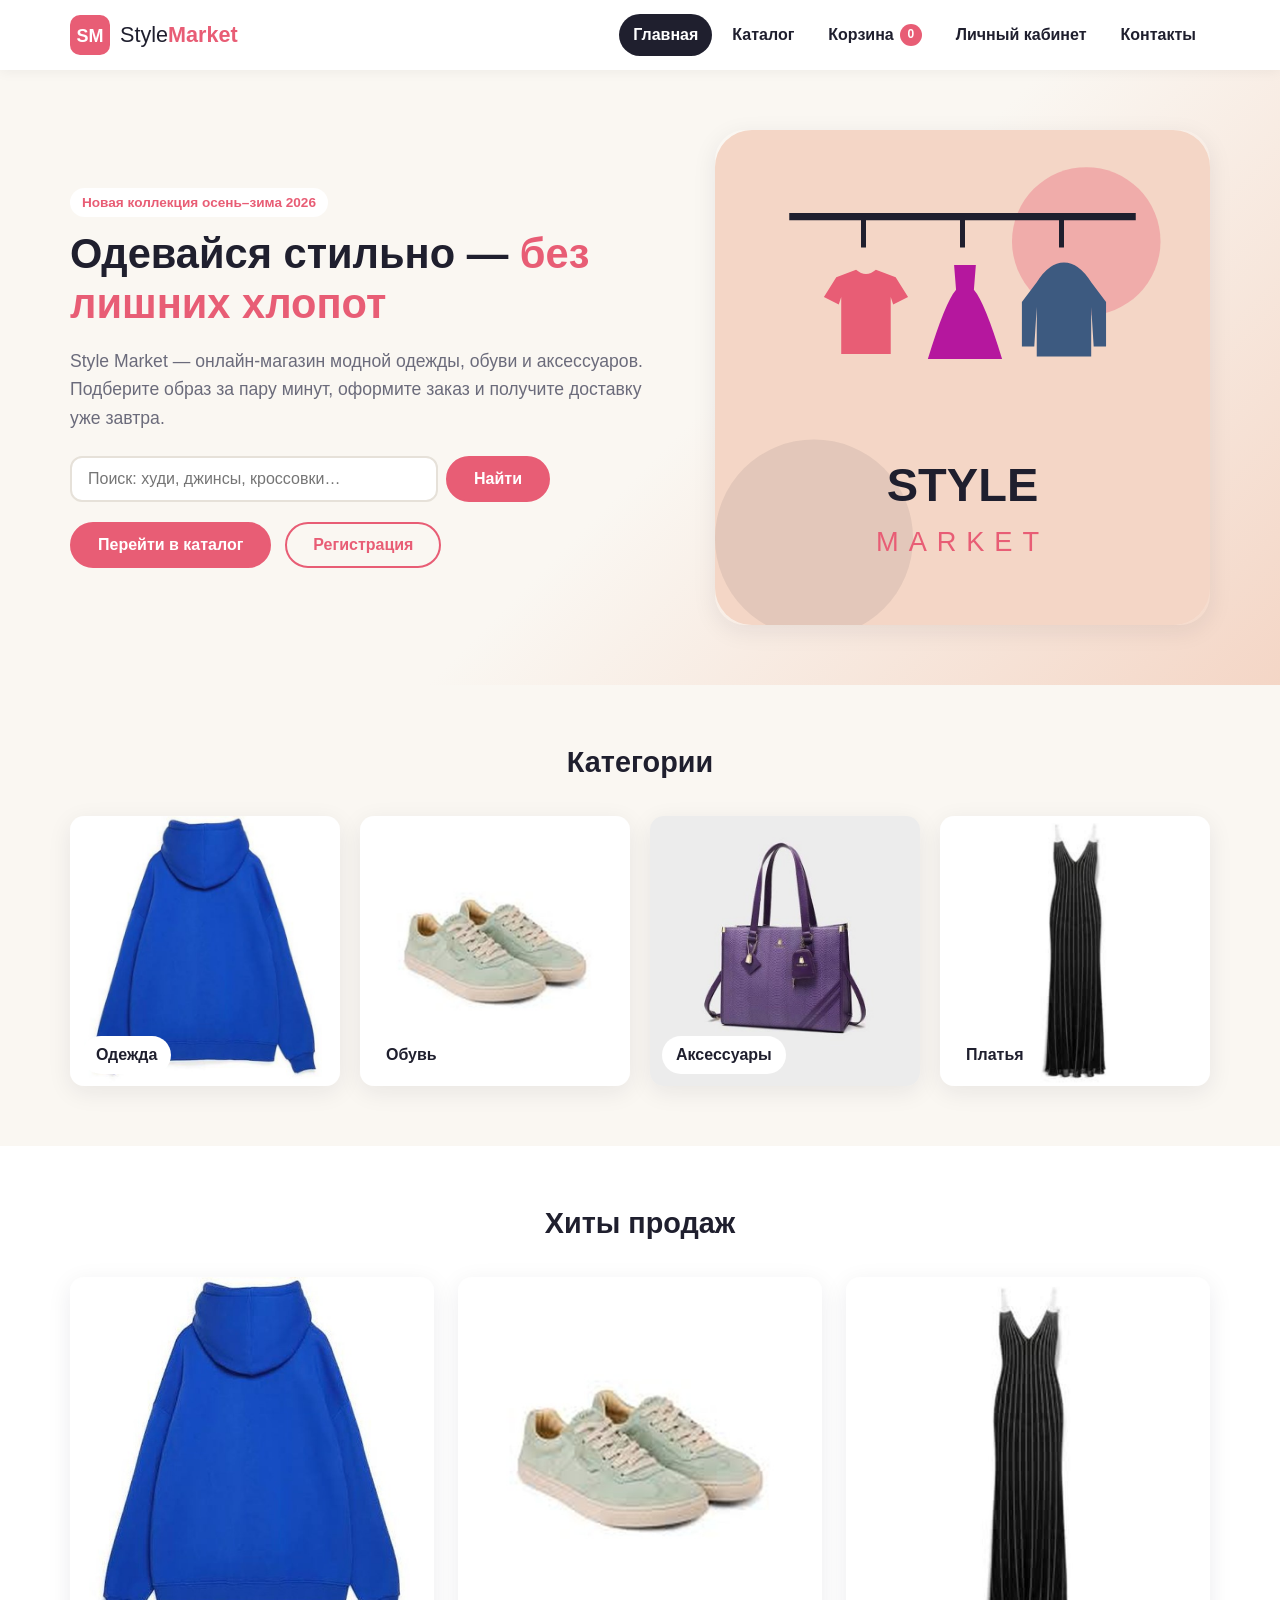
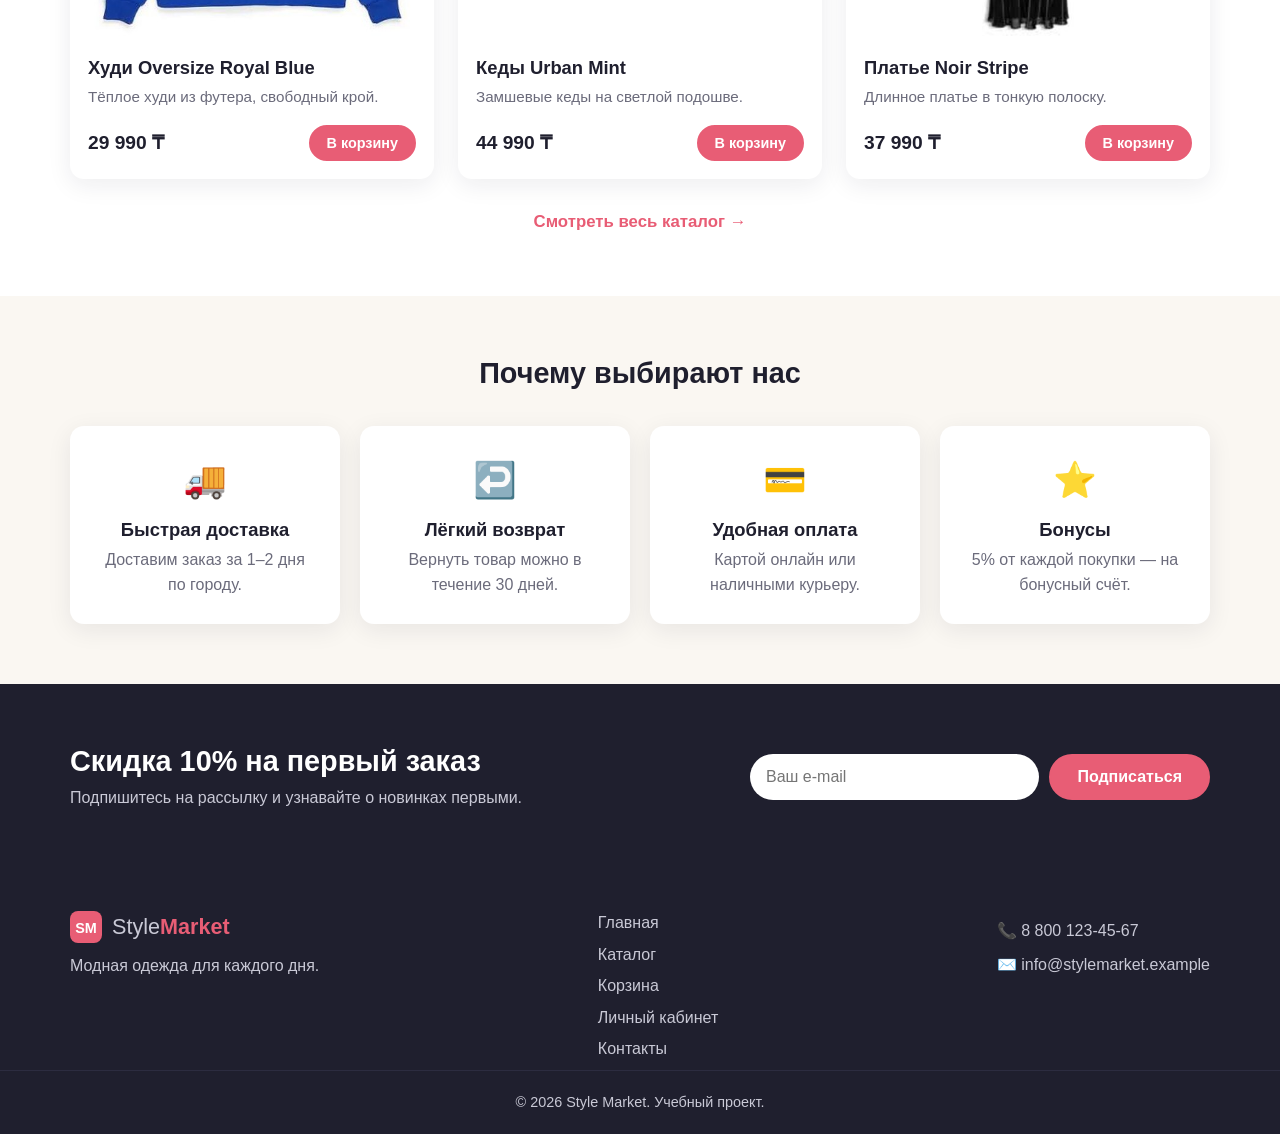
<file: style-market/index.html>
<!DOCTYPE html>
<html lang="ru">
<head>
  <meta charset="UTF-8">
  <meta name="viewport" content="width=device-width, initial-scale=1.0">
  <meta name="description" content="Style Market — интернет-магазин модной одежды, обуви и аксессуаров">
  <title>Style Market — Главная</title>
  <link rel="icon" href="images/logo.svg" type="image/svg+xml">
  <link rel="stylesheet" href="style.css">
</head>
<body>
  <!-- ШАПКА САЙТА -->
  <header class="header">
    <div class="container header__inner">
      <a href="index.html" class="logo">
        <img src="images/logo.svg" alt="Логотип Style Market" width="40" height="40">
        <span>Style<b>Market</b></span>
      </a>
      <button class="burger" id="burger" aria-label="Открыть меню" aria-expanded="false">
        <span></span><span></span><span></span>
      </button>
      <nav class="nav" id="nav">
        <ul class="nav__list">
          <li><a href="index.html" class="nav__link active">Главная</a></li>
          <li><a href="catalog.html" class="nav__link">Каталог</a></li>
          <li><a href="cart.html" class="nav__link">Корзина <span class="cart-count">0</span></a></li>
          <li><a href="account.html" class="nav__link">Личный кабинет</a></li>
          <li><a href="contacts.html" class="nav__link">Контакты</a></li>
        </ul>
      </nav>
    </div>
  </header>

  <main>
    <!-- ГЛАВНЫЙ БАННЕР -->
    <section class="hero">
      <div class="container hero__inner">
        <div class="hero__text">
          <p class="tag">Новая коллекция осень–зима 2026</p>
          <h1>Одевайся стильно — <span class="accent">без лишних хлопот</span></h1>
          <p class="hero__desc">Style Market — онлайн-магазин модной одежды, обуви и аксессуаров. Подберите образ за пару минут, оформите заказ и получите доставку уже завтра.</p>
          <form class="search" action="catalog.html" method="get" role="search">
            <input type="search" name="q" placeholder="Поиск: худи, джинсы, кроссовки…" aria-label="Поиск по каталогу">
            <button type="submit" class="btn">Найти</button>
          </form>
          <div class="hero__buttons">
            <a href="catalog.html" class="btn">Перейти в каталог</a>
            <a href="account.html" class="btn btn--outline">Регистрация</a>
          </div>
        </div>
        <div class="hero__image">
          <img src="images/hero.svg" alt="Коллекция одежды Style Market">
        </div>
      </div>
    </section>

    <!-- КАТЕГОРИИ -->
    <section class="section">
      <div class="container">
        <h2 class="section__title">Категории</h2>
        <div class="categories">
          <a href="catalog.html?cat=Одежда" class="category">
            <img src="images/hoodie.jpg" alt="Одежда">
            <span>Одежда</span>
          </a>
          <a href="catalog.html?cat=Обувь" class="category">
            <img src="images/sneakers.jpg" alt="Обувь">
            <span>Обувь</span>
          </a>
          <a href="catalog.html?cat=Аксессуары" class="category">
            <img src="images/bag.jpg" alt="Аксессуары">
            <span>Аксессуары</span>
          </a>
          <a href="catalog.html?cat=Платья" class="category">
            <img src="images/dress.jpg" alt="Платья">
            <span>Платья</span>
          </a>
        </div>
      </div>
    </section>

    <!-- ХИТЫ ПРОДАЖ -->
    <section class="section section--light">
      <div class="container">
        <h2 class="section__title">Хиты продаж</h2>
        <div class="products products--hits">
          <article class="card">
            <img src="images/hoodie.jpg" alt="Худи Oversize Royal Blue" class="card__img">
            <div class="card__body">
              <h3 class="card__title">Худи Oversize Royal Blue</h3>
              <p class="card__text">Тёплое худи из футера, свободный крой.</p>
              <div class="card__footer">
                <span class="price">29 990 ₸</span>
                <button class="btn btn--small" data-add="2">В корзину</button>
              </div>
            </div>
          </article>
          <article class="card">
            <img src="images/sneakers.jpg" alt="Кеды Urban Mint" class="card__img">
            <div class="card__body">
              <h3 class="card__title">Кеды Urban Mint</h3>
              <p class="card__text">Замшевые кеды на светлой подошве.</p>
              <div class="card__footer">
                <span class="price">44 990 ₸</span>
                <button class="btn btn--small" data-add="5">В корзину</button>
              </div>
            </div>
          </article>
          <article class="card">
            <img src="images/dress.jpg" alt="Платье Noir Stripe" class="card__img">
            <div class="card__body">
              <h3 class="card__title">Платье Noir Stripe</h3>
              <p class="card__text">Длинное платье в тонкую полоску.</p>
              <div class="card__footer">
                <span class="price">37 990 ₸</span>
                <button class="btn btn--small" data-add="4">В корзину</button>
              </div>
            </div>
          </article>
        </div>
        <p class="center"><a href="catalog.html" class="link-more">Смотреть весь каталог →</a></p>
      </div>
    </section>

    <!-- ПРЕИМУЩЕСТВА -->
    <section class="section">
      <div class="container">
        <h2 class="section__title">Почему выбирают нас</h2>
        <ul class="features">
          <li class="feature"><span class="feature__icon">🚚</span><h3>Быстрая доставка</h3><p>Доставим заказ за 1–2 дня по городу.</p></li>
          <li class="feature"><span class="feature__icon">↩️</span><h3>Лёгкий возврат</h3><p>Вернуть товар можно в течение 30 дней.</p></li>
          <li class="feature"><span class="feature__icon">💳</span><h3>Удобная оплата</h3><p>Картой онлайн или наличными курьеру.</p></li>
          <li class="feature"><span class="feature__icon">⭐</span><h3>Бонусы</h3><p>5% от каждой покупки — на бонусный счёт.</p></li>
        </ul>
      </div>
    </section>

    <!-- ПОДПИСКА -->
    <section class="section section--dark">
      <div class="container subscribe">
        <div>
          <h2>Скидка 10% на первый заказ</h2>
          <p>Подпишитесь на рассылку и узнавайте о новинках первыми.</p>
        </div>
        <form class="subscribe__form js-form" data-success="Спасибо! Промокод STYLE10 отправлен на вашу почту.">
          <input type="email" name="email" placeholder="Ваш e-mail" required aria-label="E-mail">
          <button type="submit" class="btn">Подписаться</button>
        </form>
      </div>
    </section>
  </main>

  <!-- ПОДВАЛ -->
  <footer class="footer">
    <div class="container footer__inner">
      <div>
        <a href="index.html" class="logo logo--light"><img src="images/logo.svg" alt="" width="32" height="32"><span>Style<b>Market</b></span></a>
        <p>Модная одежда для каждого дня.</p>
      </div>
      <nav aria-label="Навигация в подвале">
        <ul class="footer__links">
          <li><a href="index.html">Главная</a></li>
          <li><a href="catalog.html">Каталог</a></li>
          <li><a href="cart.html">Корзина</a></li>
          <li><a href="account.html">Личный кабинет</a></li>
          <li><a href="contacts.html">Контакты</a></li>
        </ul>
      </nav>
      <div>
        <p>📞 <a href="tel:+78001234567">8 800 123-45-67</a></p>
        <p>✉️ <a href="mailto:info@stylemarket.example">info@stylemarket.example</a></p>
      </div>
    </div>
    <p class="footer__copy">© 2026 Style Market. Учебный проект.</p>
  </footer>

  <div class="toast" id="toast" role="status" aria-live="polite"></div>
  <script src="script.js"></script>
</body>
</html>
</file>
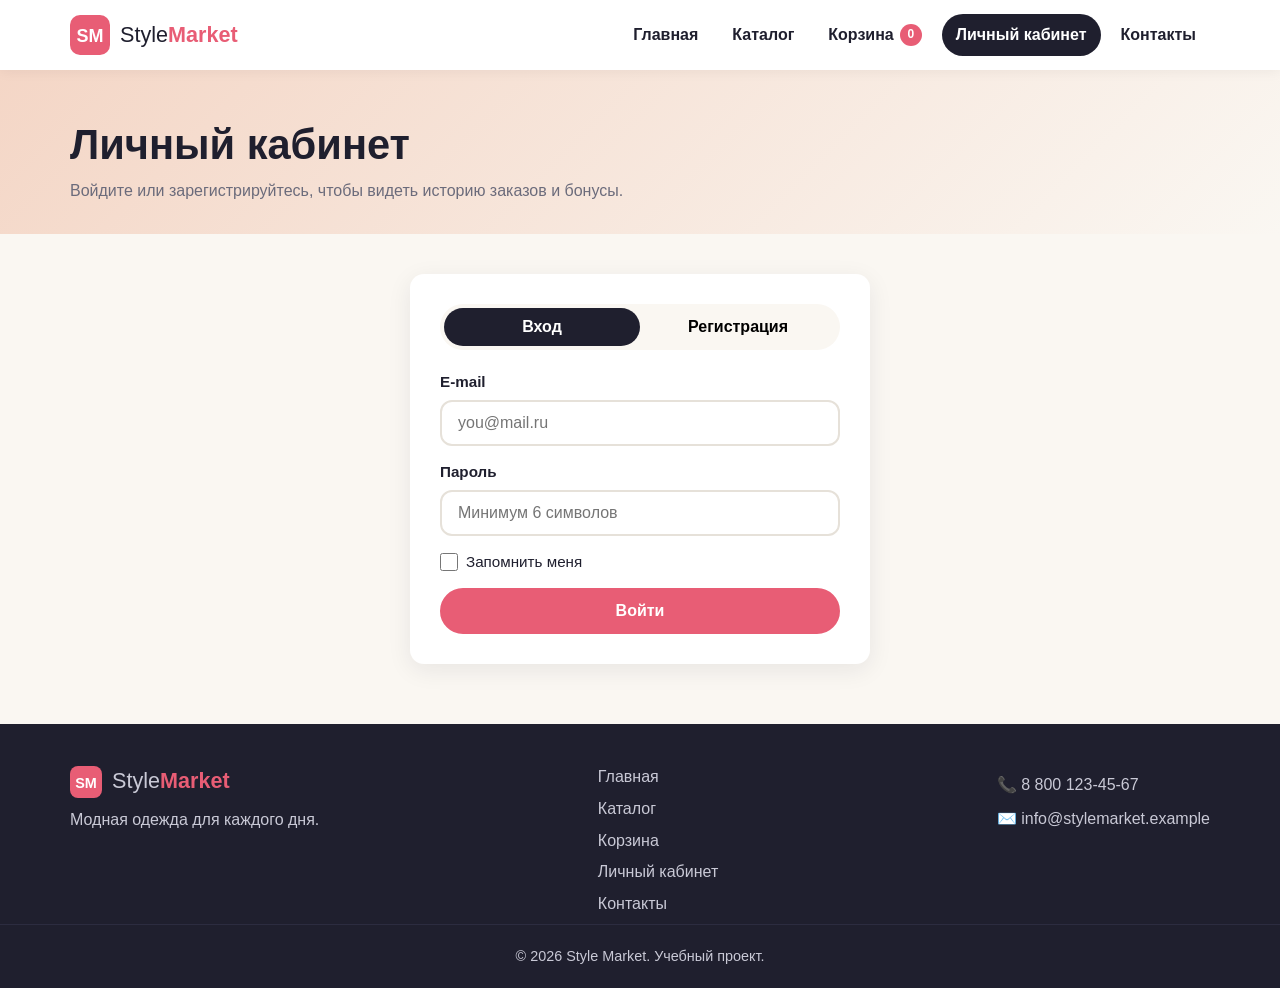
<file: style-market/account.html>
<!DOCTYPE html>
<html lang="ru">
<head>
  <meta charset="UTF-8">
  <meta name="viewport" content="width=device-width, initial-scale=1.0">
  <meta name="description" content="Style Market — интернет-магазин модной одежды, обуви и аксессуаров">
  <title>Style Market — Личный кабинет</title>
  <link rel="icon" href="images/logo.svg" type="image/svg+xml">
  <link rel="stylesheet" href="style.css">
</head>
<body>
  <!-- ШАПКА САЙТА -->
  <header class="header">
    <div class="container header__inner">
      <a href="index.html" class="logo">
        <img src="images/logo.svg" alt="Логотип Style Market" width="40" height="40">
        <span>Style<b>Market</b></span>
      </a>
      <button class="burger" id="burger" aria-label="Открыть меню" aria-expanded="false">
        <span></span><span></span><span></span>
      </button>
      <nav class="nav" id="nav">
        <ul class="nav__list">
          <li><a href="index.html" class="nav__link">Главная</a></li>
          <li><a href="catalog.html" class="nav__link">Каталог</a></li>
          <li><a href="cart.html" class="nav__link">Корзина <span class="cart-count">0</span></a></li>
          <li><a href="account.html" class="nav__link active">Личный кабинет</a></li>
          <li><a href="contacts.html" class="nav__link">Контакты</a></li>
        </ul>
      </nav>
    </div>
  </header>

  <main>
    <section class="page-head">
      <div class="container">
        <h1>Личный кабинет</h1>
        <p>Войдите или зарегистрируйтесь, чтобы видеть историю заказов и бонусы.</p>
      </div>
    </section>

    <section class="section section--tight">
      <div class="container">
        <!-- ВХОД / РЕГИСТРАЦИЯ -->
        <div class="auth" id="auth">
          <div class="tabs">
            <button class="tab active" data-tab="login">Вход</button>
            <button class="tab" data-tab="register">Регистрация</button>
          </div>

          <form class="form tab-panel" id="login-form" data-panel="login">
            <label>E-mail<input type="email" name="email" class="input" required placeholder="you@mail.ru"></label>
            <label>Пароль<input type="password" name="password" class="input" required minlength="6" placeholder="Минимум 6 символов"></label>
            <label class="checkbox"><input type="checkbox" name="remember"> Запомнить меня</label>
            <button type="submit" class="btn btn--full">Войти</button>
          </form>

          <form class="form tab-panel" id="register-form" data-panel="register" hidden>
            <label>Имя<input type="text" name="name" class="input" required minlength="2" placeholder="Иван"></label>
            <label>E-mail<input type="email" name="email" class="input" required placeholder="you@mail.ru"></label>
            <label>Пароль<input type="password" name="password" class="input" required minlength="6" placeholder="Минимум 6 символов"></label>
            <label>Повторите пароль<input type="password" name="password2" class="input" required minlength="6"></label>
            <label>Дата рождения<input type="date" name="birthday" class="input"></label>
            <label class="checkbox"><input type="checkbox" name="agree" required> Согласен с условиями обработки данных</label>
            <button type="submit" class="btn btn--full">Зарегистрироваться</button>
          </form>
        </div>

        <!-- ПРОФИЛЬ (показывается после входа) -->
        <div class="profile" id="profile" hidden>
          <article class="profile__card">
            <div class="avatar" id="avatar">И</div>
            <div>
              <h2 id="profile-name">Пользователь</h2>
              <p id="profile-email"></p>
              <p>Бонусный баланс: <b id="profile-bonus">0</b> баллов</p>
            </div>
            <button class="btn btn--outline btn--small" id="logout">Выйти</button>
          </article>

          <section>
            <h2 class="section__title section__title--left">История заказов</h2>
            <div class="table-wrap">
              <table class="table">
                <thead><tr><th>№ заказа</th><th>Дата</th><th>Товаров</th><th>Сумма</th><th>Статус</th></tr></thead>
                <tbody id="orders"></tbody>
              </table>
            </div>
            <p class="empty" id="orders-empty" hidden>Заказов пока нет. <a href="catalog.html">Выбрать товары →</a></p>
          </section>
        </div>
      </div>
    </section>
  </main>


  <!-- ПОДВАЛ -->
  <footer class="footer">
    <div class="container footer__inner">
      <div>
        <a href="index.html" class="logo logo--light"><img src="images/logo.svg" alt="" width="32" height="32"><span>Style<b>Market</b></span></a>
        <p>Модная одежда для каждого дня.</p>
      </div>
      <nav aria-label="Навигация в подвале">
        <ul class="footer__links">
          <li><a href="index.html">Главная</a></li>
          <li><a href="catalog.html">Каталог</a></li>
          <li><a href="cart.html">Корзина</a></li>
          <li><a href="account.html">Личный кабинет</a></li>
          <li><a href="contacts.html">Контакты</a></li>
        </ul>
      </nav>
      <div>
        <p>📞 <a href="tel:+78001234567">8 800 123-45-67</a></p>
        <p>✉️ <a href="mailto:info@stylemarket.example">info@stylemarket.example</a></p>
      </div>
    </div>
    <p class="footer__copy">© 2026 Style Market. Учебный проект.</p>
  </footer>

  <div class="toast" id="toast" role="status" aria-live="polite"></div>
  <script src="script.js"></script>
</body>
</html>
</file>
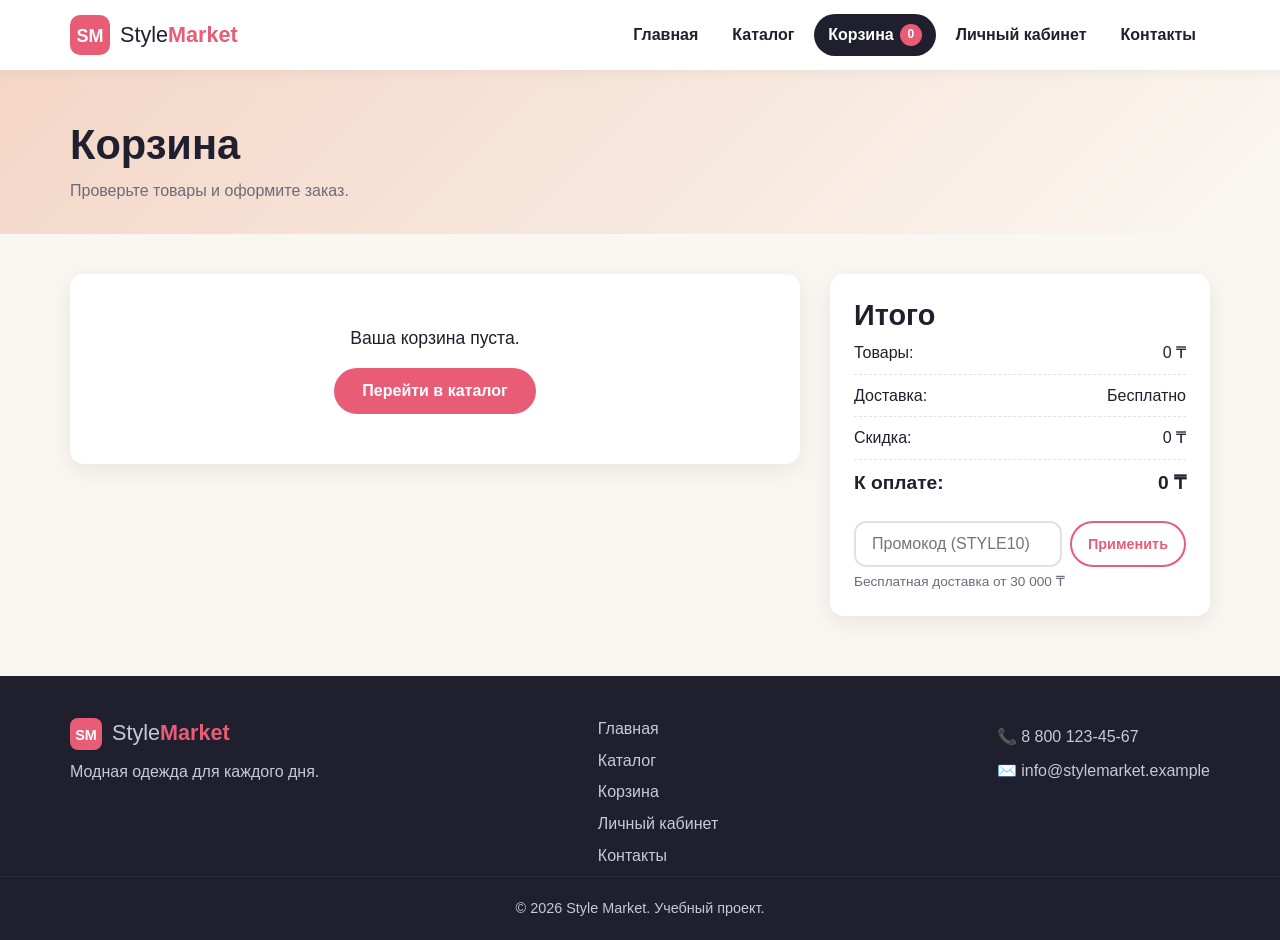
<file: style-market/cart.html>
<!DOCTYPE html>
<html lang="ru">
<head>
  <meta charset="UTF-8">
  <meta name="viewport" content="width=device-width, initial-scale=1.0">
  <meta name="description" content="Style Market — интернет-магазин модной одежды, обуви и аксессуаров">
  <title>Style Market — Корзина</title>
  <link rel="icon" href="images/logo.svg" type="image/svg+xml">
  <link rel="stylesheet" href="style.css">
</head>
<body>
  <!-- ШАПКА САЙТА -->
  <header class="header">
    <div class="container header__inner">
      <a href="index.html" class="logo">
        <img src="images/logo.svg" alt="Логотип Style Market" width="40" height="40">
        <span>Style<b>Market</b></span>
      </a>
      <button class="burger" id="burger" aria-label="Открыть меню" aria-expanded="false">
        <span></span><span></span><span></span>
      </button>
      <nav class="nav" id="nav">
        <ul class="nav__list">
          <li><a href="index.html" class="nav__link">Главная</a></li>
          <li><a href="catalog.html" class="nav__link">Каталог</a></li>
          <li><a href="cart.html" class="nav__link active">Корзина <span class="cart-count">0</span></a></li>
          <li><a href="account.html" class="nav__link">Личный кабинет</a></li>
          <li><a href="contacts.html" class="nav__link">Контакты</a></li>
        </ul>
      </nav>
    </div>
  </header>

  <main>
    <section class="page-head">
      <div class="container">
        <h1>Корзина</h1>
        <p>Проверьте товары и оформите заказ.</p>
      </div>
    </section>

    <section class="section section--tight">
      <div class="container cart-layout">
        <!-- СПИСОК ТОВАРОВ В КОРЗИНЕ -->
        <section class="cart" aria-label="Товары в корзине">
          <div id="cart-list"></div>
          <div class="empty-cart" id="cart-empty" hidden>
            <p>Ваша корзина пуста.</p>
            <a href="catalog.html" class="btn">Перейти в каталог</a>
          </div>
        </section>

        <!-- ИТОГ И ОФОРМЛЕНИЕ ЗАКАЗА -->
        <aside class="summary">
          <h2>Итого</h2>
          <ul class="summary__list">
            <li><span>Товары:</span><span id="sum-items">0 ₸</span></li>
            <li><span>Доставка:</span><span id="sum-delivery">0 ₸</span></li>
            <li><span>Скидка:</span><span id="sum-discount">0 ₸</span></li>
            <li class="summary__total"><span>К оплате:</span><span id="sum-total">0 ₸</span></li>
          </ul>
          <form class="promo" id="promo-form">
            <input type="text" id="promo" class="input" placeholder="Промокод (STYLE10)" aria-label="Промокод">
            <button type="submit" class="btn btn--outline btn--small">Применить</button>
          </form>
          <p class="hint">Бесплатная доставка от 30 000 ₸</p>

          <form class="form" id="order-form">
            <h3>Оформление заказа</h3>
            <label>Имя<input type="text" name="name" class="input" required minlength="2" placeholder="Иван"></label>
            <label>Телефон<input type="tel" name="phone" class="input" required pattern="\+?[0-9\s\-\(\)]{10,17}" placeholder="+7 900 000-00-00"></label>
            <label>Адрес доставки<input type="text" name="address" class="input" required placeholder="Город, улица, дом, кв."></label>
            <fieldset class="radio-group">
              <legend>Оплата</legend>
              <label><input type="radio" name="pay" value="card" checked> Картой онлайн</label>
              <label><input type="radio" name="pay" value="cash"> Наличными курьеру</label>
            </fieldset>
            <button type="submit" class="btn btn--full">Оформить заказ</button>
          </form>
        </aside>
      </div>
    </section>
  </main>


  <!-- ПОДВАЛ -->
  <footer class="footer">
    <div class="container footer__inner">
      <div>
        <a href="index.html" class="logo logo--light"><img src="images/logo.svg" alt="" width="32" height="32"><span>Style<b>Market</b></span></a>
        <p>Модная одежда для каждого дня.</p>
      </div>
      <nav aria-label="Навигация в подвале">
        <ul class="footer__links">
          <li><a href="index.html">Главная</a></li>
          <li><a href="catalog.html">Каталог</a></li>
          <li><a href="cart.html">Корзина</a></li>
          <li><a href="account.html">Личный кабинет</a></li>
          <li><a href="contacts.html">Контакты</a></li>
        </ul>
      </nav>
      <div>
        <p>📞 <a href="tel:+78001234567">8 800 123-45-67</a></p>
        <p>✉️ <a href="mailto:info@stylemarket.example">info@stylemarket.example</a></p>
      </div>
    </div>
    <p class="footer__copy">© 2026 Style Market. Учебный проект.</p>
  </footer>

  <div class="toast" id="toast" role="status" aria-live="polite"></div>
  <script src="script.js"></script>
</body>
</html>
</file>
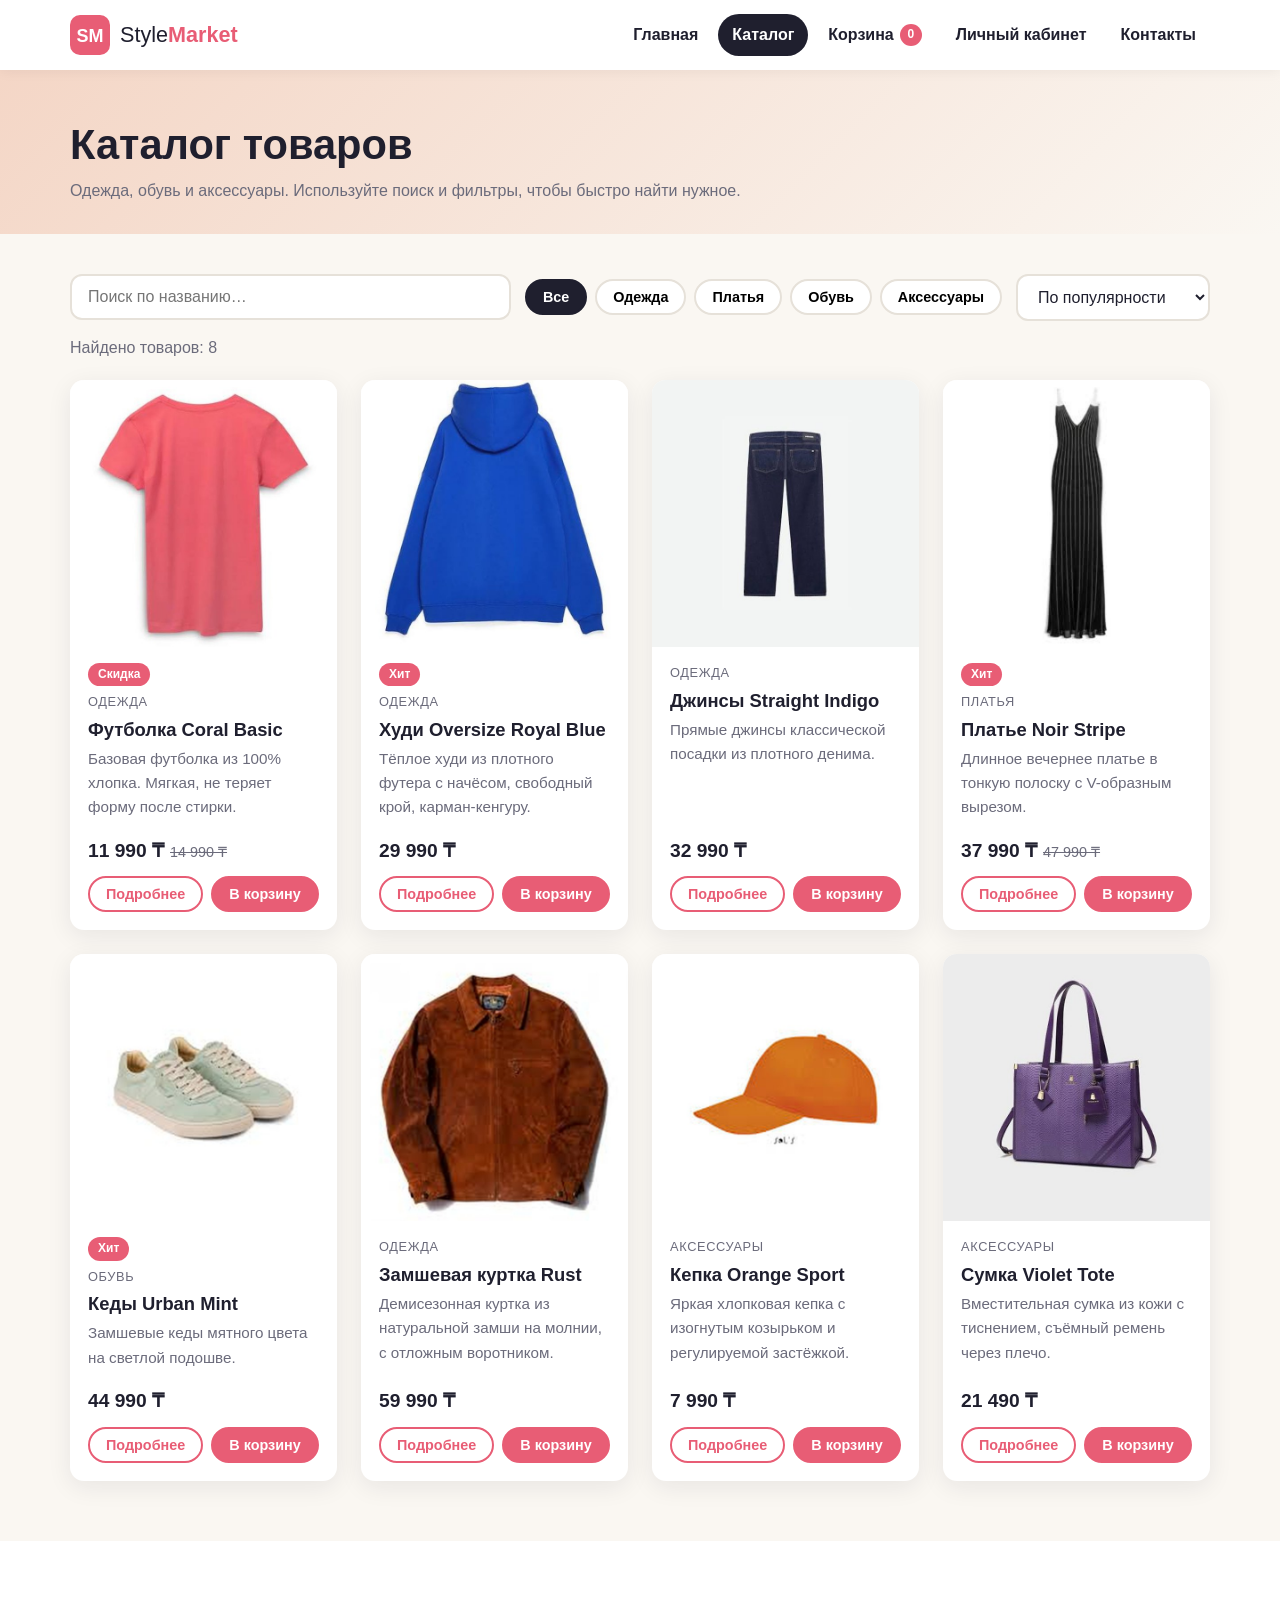
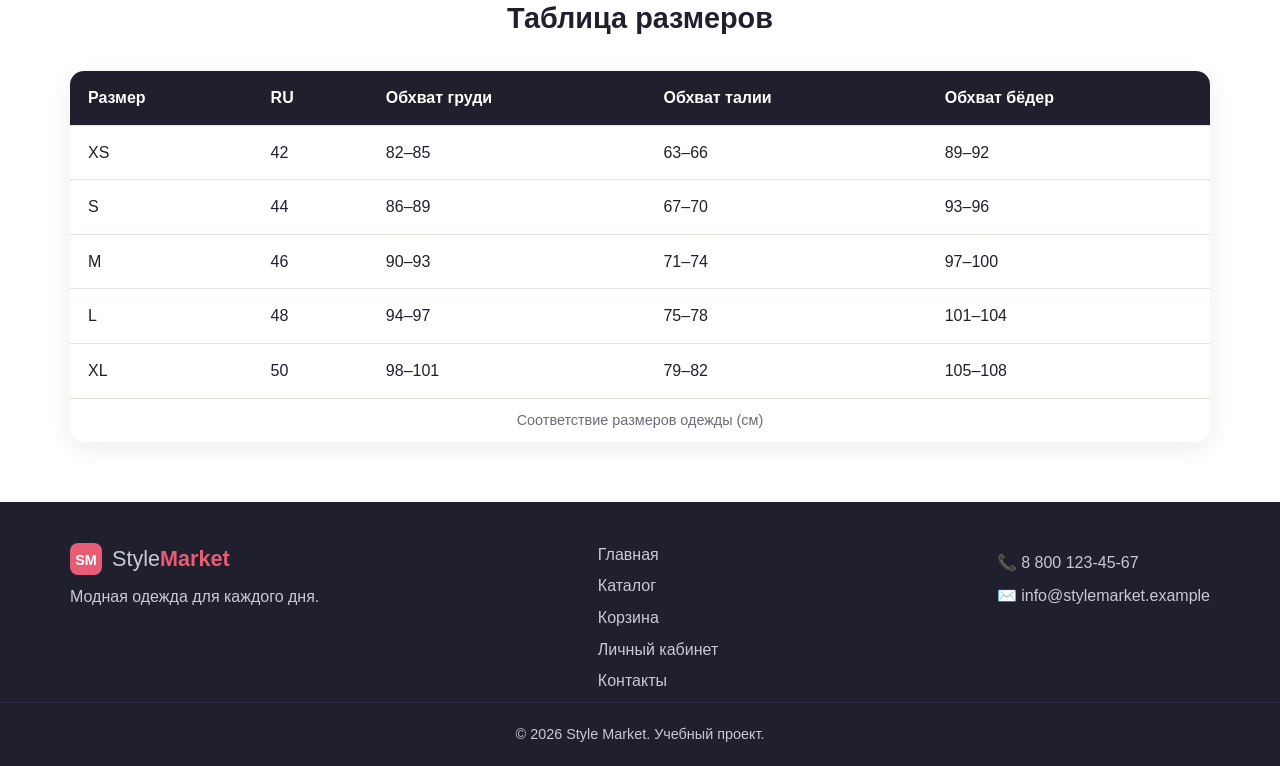
<file: style-market/catalog.html>
<!DOCTYPE html>
<html lang="ru">
<head>
  <meta charset="UTF-8">
  <meta name="viewport" content="width=device-width, initial-scale=1.0">
  <meta name="description" content="Style Market — интернет-магазин модной одежды, обуви и аксессуаров">
  <title>Style Market — Каталог</title>
  <link rel="icon" href="images/logo.svg" type="image/svg+xml">
  <link rel="stylesheet" href="style.css">
</head>
<body>
  <!-- ШАПКА САЙТА -->
  <header class="header">
    <div class="container header__inner">
      <a href="index.html" class="logo">
        <img src="images/logo.svg" alt="Логотип Style Market" width="40" height="40">
        <span>Style<b>Market</b></span>
      </a>
      <button class="burger" id="burger" aria-label="Открыть меню" aria-expanded="false">
        <span></span><span></span><span></span>
      </button>
      <nav class="nav" id="nav">
        <ul class="nav__list">
          <li><a href="index.html" class="nav__link">Главная</a></li>
          <li><a href="catalog.html" class="nav__link active">Каталог</a></li>
          <li><a href="cart.html" class="nav__link">Корзина <span class="cart-count">0</span></a></li>
          <li><a href="account.html" class="nav__link">Личный кабинет</a></li>
          <li><a href="contacts.html" class="nav__link">Контакты</a></li>
        </ul>
      </nav>
    </div>
  </header>

  <main>
    <section class="page-head">
      <div class="container">
        <h1>Каталог товаров</h1>
        <p>Одежда, обувь и аксессуары. Используйте поиск и фильтры, чтобы быстро найти нужное.</p>
      </div>
    </section>

    <!-- ПОИСК И ФИЛЬТРЫ -->
    <section class="section section--tight">
      <div class="container">
        <div class="toolbar">
          <input type="search" id="search" class="input" placeholder="Поиск по названию…" aria-label="Поиск по каталогу">
          <div class="filters" id="filters">
            <button class="chip active" data-cat="Все">Все</button>
            <button class="chip" data-cat="Одежда">Одежда</button>
            <button class="chip" data-cat="Платья">Платья</button>
            <button class="chip" data-cat="Обувь">Обувь</button>
            <button class="chip" data-cat="Аксессуары">Аксессуары</button>
          </div>
          <select id="sort" class="input input--select" aria-label="Сортировка">
            <option value="default">По популярности</option>
            <option value="price-asc">Сначала дешёвые</option>
            <option value="price-desc">Сначала дорогие</option>
            <option value="name">По названию</option>
          </select>
        </div>
        <p class="found" id="found"></p>
        <!-- Карточки товаров создаются в script.js -->
        <div class="products" id="catalog"></div>
        <p class="empty" id="empty" hidden>По вашему запросу ничего не найдено 😔</p>
      </div>
    </section>

    <!-- ТАБЛИЦА РАЗМЕРОВ -->
    <section class="section section--light">
      <div class="container">
        <h2 class="section__title">Таблица размеров</h2>
        <div class="table-wrap">
          <table class="table">
            <caption>Соответствие размеров одежды (см)</caption>
            <thead>
              <tr><th>Размер</th><th>RU</th><th>Обхват груди</th><th>Обхват талии</th><th>Обхват бёдер</th></tr>
            </thead>
            <tbody>
              <tr><td>XS</td><td>42</td><td>82–85</td><td>63–66</td><td>89–92</td></tr>
              <tr><td>S</td><td>44</td><td>86–89</td><td>67–70</td><td>93–96</td></tr>
              <tr><td>M</td><td>46</td><td>90–93</td><td>71–74</td><td>97–100</td></tr>
              <tr><td>L</td><td>48</td><td>94–97</td><td>75–78</td><td>101–104</td></tr>
              <tr><td>XL</td><td>50</td><td>98–101</td><td>79–82</td><td>105–108</td></tr>
            </tbody>
          </table>
        </div>
      </div>
    </section>

    <!-- МОДАЛЬНОЕ ОКНО «ПОДРОБНЕЕ О ТОВАРЕ» -->
    <div class="modal" id="modal" hidden>
      <div class="modal__overlay" data-close></div>
      <article class="modal__box" role="dialog" aria-modal="true" aria-labelledby="modal-title">
        <button class="modal__close" data-close aria-label="Закрыть">×</button>
        <img id="modal-img" alt="" class="modal__img">
        <div class="modal__info">
          <p class="tag" id="modal-cat"></p>
          <h2 id="modal-title"></h2>
          <p id="modal-desc"></p>
          <p class="price price--big" id="modal-price"></p>
          <label for="modal-size">Размер:</label>
          <select id="modal-size" class="input input--select"></select>
          <button class="btn" id="modal-add">Добавить в корзину</button>
        </div>
      </article>
    </div>
  </main>


  <!-- ПОДВАЛ -->
  <footer class="footer">
    <div class="container footer__inner">
      <div>
        <a href="index.html" class="logo logo--light"><img src="images/logo.svg" alt="" width="32" height="32"><span>Style<b>Market</b></span></a>
        <p>Модная одежда для каждого дня.</p>
      </div>
      <nav aria-label="Навигация в подвале">
        <ul class="footer__links">
          <li><a href="index.html">Главная</a></li>
          <li><a href="catalog.html">Каталог</a></li>
          <li><a href="cart.html">Корзина</a></li>
          <li><a href="account.html">Личный кабинет</a></li>
          <li><a href="contacts.html">Контакты</a></li>
        </ul>
      </nav>
      <div>
        <p>📞 <a href="tel:+78001234567">8 800 123-45-67</a></p>
        <p>✉️ <a href="mailto:info@stylemarket.example">info@stylemarket.example</a></p>
      </div>
    </div>
    <p class="footer__copy">© 2026 Style Market. Учебный проект.</p>
  </footer>

  <div class="toast" id="toast" role="status" aria-live="polite"></div>
  <script src="script.js"></script>
</body>
</html>
</file>
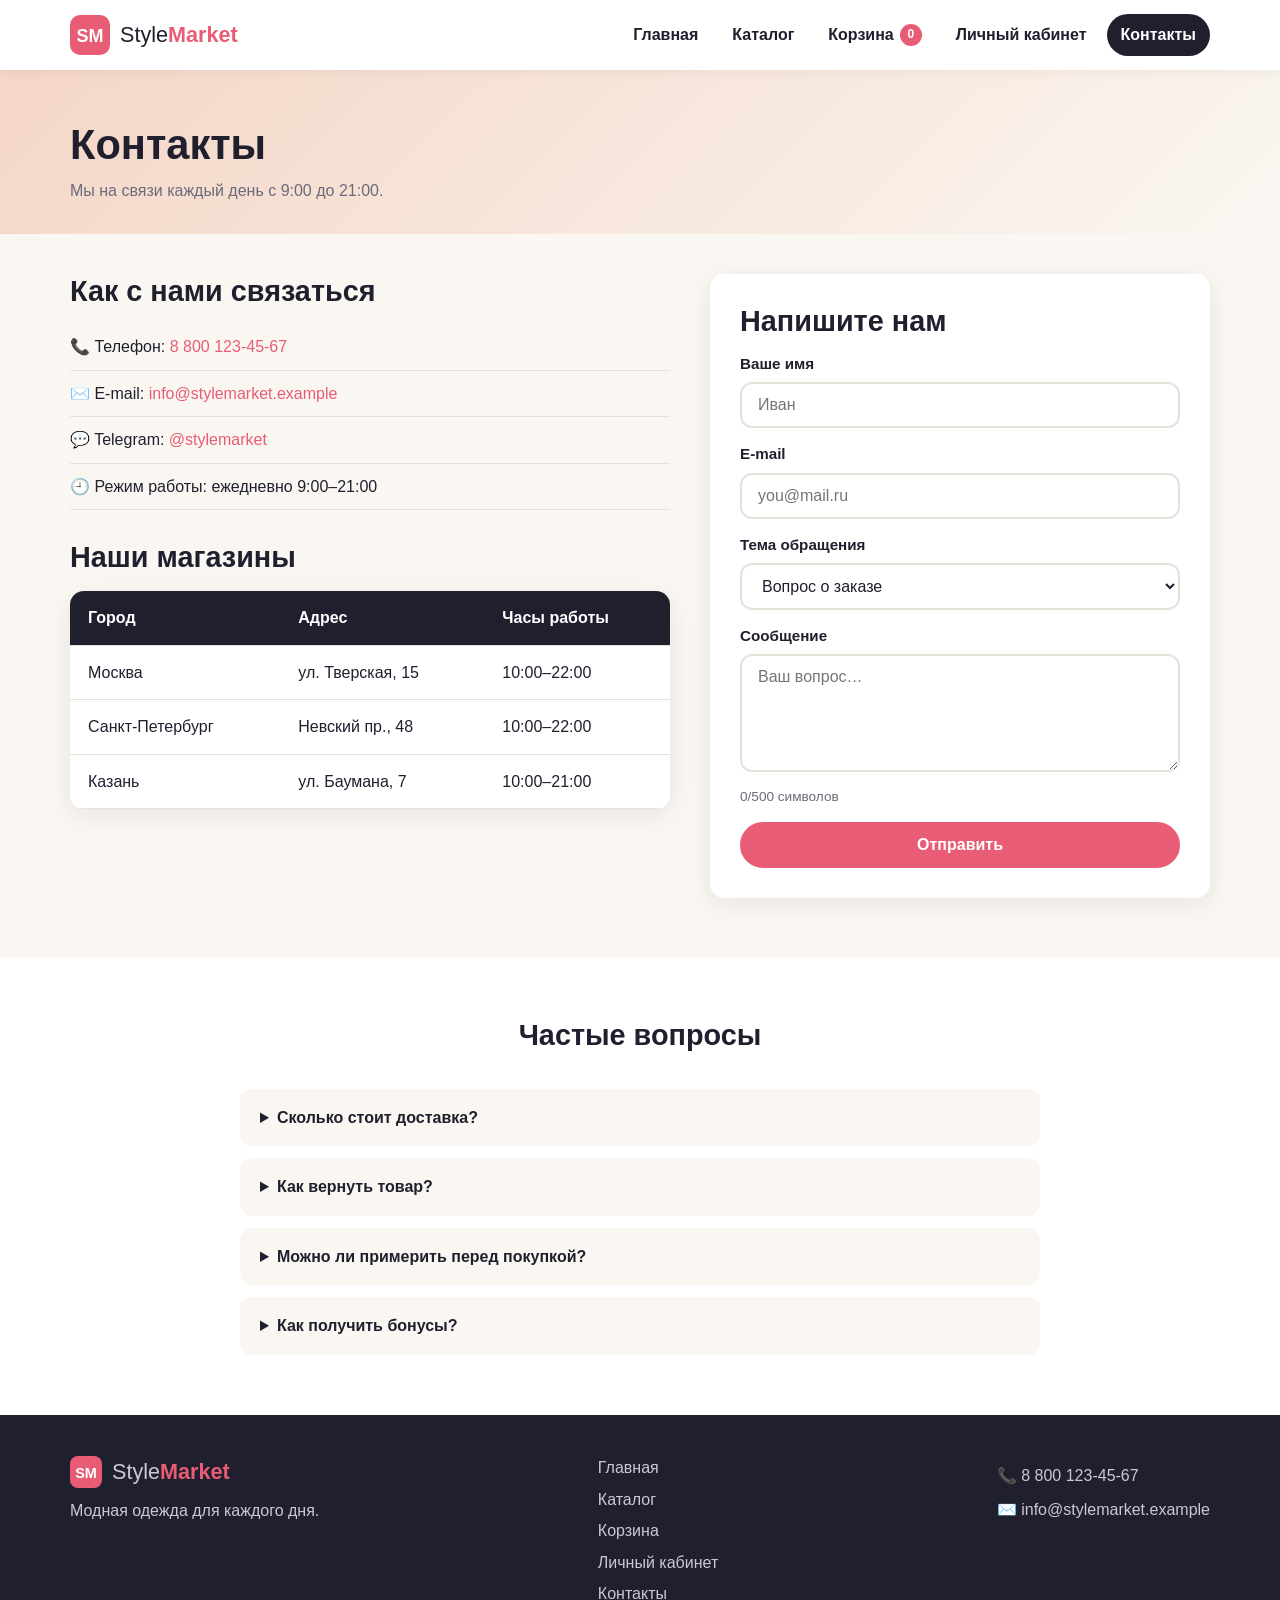
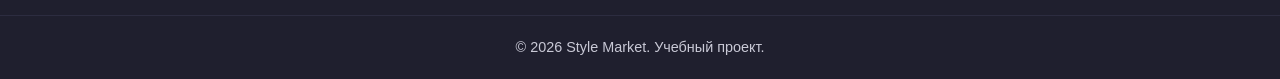
<file: style-market/contacts.html>
<!DOCTYPE html>
<html lang="ru">
<head>
  <meta charset="UTF-8">
  <meta name="viewport" content="width=device-width, initial-scale=1.0">
  <meta name="description" content="Style Market — интернет-магазин модной одежды, обуви и аксессуаров">
  <title>Style Market — Контакты</title>
  <link rel="icon" href="images/logo.svg" type="image/svg+xml">
  <link rel="stylesheet" href="style.css">
</head>
<body>
  <!-- ШАПКА САЙТА -->
  <header class="header">
    <div class="container header__inner">
      <a href="index.html" class="logo">
        <img src="images/logo.svg" alt="Логотип Style Market" width="40" height="40">
        <span>Style<b>Market</b></span>
      </a>
      <button class="burger" id="burger" aria-label="Открыть меню" aria-expanded="false">
        <span></span><span></span><span></span>
      </button>
      <nav class="nav" id="nav">
        <ul class="nav__list">
          <li><a href="index.html" class="nav__link">Главная</a></li>
          <li><a href="catalog.html" class="nav__link">Каталог</a></li>
          <li><a href="cart.html" class="nav__link">Корзина <span class="cart-count">0</span></a></li>
          <li><a href="account.html" class="nav__link">Личный кабинет</a></li>
          <li><a href="contacts.html" class="nav__link active">Контакты</a></li>
        </ul>
      </nav>
    </div>
  </header>

  <main>
    <section class="page-head">
      <div class="container">
        <h1>Контакты</h1>
        <p>Мы на связи каждый день с 9:00 до 21:00.</p>
      </div>
    </section>

    <section class="section section--tight">
      <div class="container contacts">
        <!-- КОНТАКТНАЯ ИНФОРМАЦИЯ -->
        <article class="contacts__info">
          <h2>Как с нами связаться</h2>
          <ul class="contact-list">
            <li>📞 Телефон: <a href="tel:+78001234567">8 800 123-45-67</a></li>
            <li>✉️ E-mail: <a href="mailto:info@stylemarket.example">info@stylemarket.example</a></li>
            <li>💬 Telegram: <a href="https://t.me/" target="_blank" rel="noopener">@stylemarket</a></li>
            <li>🕘 Режим работы: ежедневно 9:00–21:00</li>
          </ul>

          <h2>Наши магазины</h2>
          <div class="table-wrap">
            <table class="table">
              <thead><tr><th>Город</th><th>Адрес</th><th>Часы работы</th></tr></thead>
              <tbody>
                <tr><td>Москва</td><td>ул. Тверская, 15</td><td>10:00–22:00</td></tr>
                <tr><td>Санкт-Петербург</td><td>Невский пр., 48</td><td>10:00–22:00</td></tr>
                <tr><td>Казань</td><td>ул. Баумана, 7</td><td>10:00–21:00</td></tr>
              </tbody>
            </table>
          </div>
        </article>

        <!-- ФОРМА ОБРАТНОЙ СВЯЗИ -->
        <form class="form form--card js-form" id="feedback-form" data-success="Сообщение отправлено! Мы ответим в течение часа.">
          <h2>Напишите нам</h2>
          <label>Ваше имя<input type="text" name="name" class="input" required minlength="2" placeholder="Иван"></label>
          <label>E-mail<input type="email" name="email" class="input" required placeholder="you@mail.ru"></label>
          <label>Тема обращения
            <select name="topic" class="input input--select">
              <option>Вопрос о заказе</option>
              <option>Возврат и обмен</option>
              <option>Сотрудничество</option>
              <option>Другое</option>
            </select>
          </label>
          <label>Сообщение<textarea name="message" class="input" rows="5" required maxlength="500" placeholder="Ваш вопрос…" id="message"></textarea></label>
          <p class="hint"><span id="counter">0</span>/500 символов</p>
          <button type="submit" class="btn btn--full">Отправить</button>
        </form>
      </div>
    </section>

    <!-- ЧАСТЫЕ ВОПРОСЫ -->
    <section class="section section--light">
      <div class="container">
        <h2 class="section__title">Частые вопросы</h2>
        <div class="faq">
          <details><summary>Сколько стоит доставка?</summary><p>Доставка по городу — 1 500 ₸. При заказе от 30 000 ₸ — бесплатно.</p></details>
          <details><summary>Как вернуть товар?</summary><p>В течение 30 дней оформите возврат в личном кабинете или в любом нашем магазине.</p></details>
          <details><summary>Можно ли примерить перед покупкой?</summary><p>Да, курьер подождёт 15 минут, пока вы примеряете вещи.</p></details>
          <details><summary>Как получить бонусы?</summary><p>Зарегистрируйтесь в личном кабинете — 5% от каждой покупки возвращаются баллами.</p></details>
        </div>
      </div>
    </section>
  </main>


  <!-- ПОДВАЛ -->
  <footer class="footer">
    <div class="container footer__inner">
      <div>
        <a href="index.html" class="logo logo--light"><img src="images/logo.svg" alt="" width="32" height="32"><span>Style<b>Market</b></span></a>
        <p>Модная одежда для каждого дня.</p>
      </div>
      <nav aria-label="Навигация в подвале">
        <ul class="footer__links">
          <li><a href="index.html">Главная</a></li>
          <li><a href="catalog.html">Каталог</a></li>
          <li><a href="cart.html">Корзина</a></li>
          <li><a href="account.html">Личный кабинет</a></li>
          <li><a href="contacts.html">Контакты</a></li>
        </ul>
      </nav>
      <div>
        <p>📞 <a href="tel:+78001234567">8 800 123-45-67</a></p>
        <p>✉️ <a href="mailto:info@stylemarket.example">info@stylemarket.example</a></p>
      </div>
    </div>
    <p class="footer__copy">© 2026 Style Market. Учебный проект.</p>
  </footer>

  <div class="toast" id="toast" role="status" aria-live="polite"></div>
  <script src="script.js"></script>
</body>
</html>
</file>
<file: style-market/style.css>
/* =========================================================
   Style Market — общий файл стилей
   Цветовая гамма: графит + коралловый акцент + кремовый фон
   ========================================================= */

:root {
  --dark: #1f1f2e;
  --dark-2: #2c2c40;
  --accent: #e85d75;
  --accent-dark: #c9425b;
  --cream: #faf7f2;
  --peach: #f4d6c6;
  --white: #ffffff;
  --gray: #6b6b7b;
  --border: #e6e1d9;
  --success: #2a9d8f;
  --radius: 14px;
  --shadow: 0 6px 24px rgba(31, 31, 46, .08);
  --shadow-hover: 0 14px 34px rgba(31, 31, 46, .16);
  --font: "Segoe UI", "Helvetica Neue", Arial, sans-serif;
}

* { box-sizing: border-box; margin: 0; padding: 0; }
[hidden] { display: none !important; }

html { scroll-behavior: smooth; }

body {
  font-family: var(--font);
  font-size: 16px;
  line-height: 1.6;
  color: var(--dark);
  background: var(--cream);
  display: flex;
  flex-direction: column;
  min-height: 100vh;
}

main { flex: 1; }

img { max-width: 100%; display: block; }

h1, h2, h3 { line-height: 1.2; font-weight: 800; }
h1 { font-size: 2.6rem; }
h2 { font-size: 1.8rem; }
h3 { font-size: 1.15rem; }

a { color: var(--accent); text-decoration: none; transition: color .2s; }
a:hover { color: var(--accent-dark); text-decoration: underline; }

ul { list-style: none; }

.container { width: 100%; max-width: 1180px; margin: 0 auto; padding: 0 20px; }
.center { text-align: center; }
.accent { color: var(--accent); }

/* ---------- Кнопки ---------- */
.btn {
  display: inline-block;
  padding: 12px 26px;
  border: 2px solid var(--accent);
  border-radius: 999px;
  background: var(--accent);
  color: var(--white);
  font: 600 1rem var(--font);
  cursor: pointer;
  text-align: center;
  white-space: nowrap;
  transition: background .2s, transform .2s, box-shadow .2s, color .2s;
}
.btn:hover {
  background: var(--accent-dark);
  border-color: var(--accent-dark);
  color: var(--white);
  text-decoration: none;
  transform: translateY(-2px);
  box-shadow: 0 8px 18px rgba(232, 93, 117, .35);
}
.btn:active { transform: translateY(0); }
.btn--outline { background: transparent; color: var(--accent); }
.btn--outline:hover { background: var(--accent); }
.btn--small { padding: 8px 16px; font-size: .9rem; }
.btn--full { width: 100%; }
.btn.added { background: var(--success); border-color: var(--success); }

/* ---------- Шапка ---------- */
.header {
  position: sticky; top: 0; z-index: 50;
  background: rgba(255, 255, 255, .95);
  backdrop-filter: blur(6px);
  box-shadow: 0 2px 12px rgba(0, 0, 0, .05);
}
.header__inner { display: flex; align-items: center; justify-content: space-between; height: 70px; }

.logo { display: flex; align-items: center; gap: 10px; font-size: 1.35rem; color: var(--dark); }
.logo:hover { color: var(--dark); text-decoration: none; }
.logo b { color: var(--accent); }
.logo--light { color: var(--white); }
.logo--light:hover { color: var(--white); }

.nav__list { display: flex; gap: 6px; }
.nav__link {
  display: flex; align-items: center; gap: 6px;
  padding: 8px 14px; border-radius: 999px;
  color: var(--dark); font-weight: 600;
  transition: background .2s, color .2s;
}
.nav__link:hover { background: var(--peach); color: var(--dark); text-decoration: none; }
.nav__link.active { background: var(--dark); color: var(--white); }

.cart-count {
  min-width: 22px; height: 22px; padding: 0 6px;
  border-radius: 999px; background: var(--accent); color: var(--white);
  font-size: .75rem; display: inline-flex; align-items: center; justify-content: center;
}
.cart-count.bump { animation: bump .4s; }
@keyframes bump { 50% { transform: scale(1.4); } }

.burger { display: none; background: none; border: 0; cursor: pointer; width: 40px; height: 40px; padding: 8px; }
.burger span { display: block; height: 3px; margin: 4px 0; background: var(--dark); border-radius: 2px; transition: .3s; }
.burger.open span:nth-child(1) { transform: translateY(7px) rotate(45deg); }
.burger.open span:nth-child(2) { opacity: 0; }
.burger.open span:nth-child(3) { transform: translateY(-7px) rotate(-45deg); }

/* ---------- Главный баннер (Grid) ---------- */
.hero { padding: 60px 0; background: linear-gradient(135deg, var(--cream) 55%, var(--peach)); }
.hero__inner { display: grid; grid-template-columns: 1.2fr 1fr; gap: 50px; align-items: center; }
.hero__desc { margin: 18px 0 24px; color: var(--gray); font-size: 1.1rem; }
.hero__buttons { display: flex; flex-wrap: wrap; gap: 14px; margin-top: 20px; }
.hero__image img { border-radius: 30px; box-shadow: var(--shadow); transition: transform .4s; }
.hero__image img:hover { transform: rotate(-2deg) scale(1.02); }

.tag {
  display: inline-block; margin-bottom: 12px; padding: 4px 12px;
  border-radius: 999px; background: var(--white); color: var(--accent);
  font-size: .85rem; font-weight: 700;
}

/* ---------- Поиск ---------- */
.search { display: flex; gap: 8px; max-width: 480px; }
.search input { flex: 1; }

.input, .search input {
  width: 100%;
  padding: 12px 16px;
  border: 2px solid var(--border);
  border-radius: 12px;
  background: var(--white);
  font: 1rem var(--font);
  color: var(--dark);
  transition: border-color .2s, box-shadow .2s;
}
.input:focus, .search input:focus { outline: none; border-color: var(--accent); box-shadow: 0 0 0 4px rgba(232, 93, 117, .15); }
.input:user-invalid { border-color: #d62828; }
.input--select { width: auto; cursor: pointer; }
textarea.input { resize: vertical; }

/* ---------- Секции ---------- */
.section { padding: 60px 0; }
.section--tight { padding: 40px 0 60px; }
.section--light { background: var(--white); }
.section--dark { background: var(--dark); color: var(--white); }
.section__title { text-align: center; margin-bottom: 36px; }
.section__title--left { text-align: left; margin: 40px 0 20px; }

.page-head { padding: 50px 0 30px; background: linear-gradient(135deg, var(--peach), var(--cream)); }
.page-head p { color: var(--gray); margin-top: 8px; }

/* ---------- Категории (Grid) ---------- */
.categories { display: grid; grid-template-columns: repeat(4, 1fr); gap: 20px; }
.category {
  position: relative; overflow: hidden; border-radius: var(--radius);
  box-shadow: var(--shadow); color: var(--dark);
}
.category img { transition: transform .4s; }
.category span {
  position: absolute; left: 12px; bottom: 12px;
  padding: 6px 14px; border-radius: 999px;
  background: var(--white); font-weight: 700;
}
.category:hover img { transform: scale(1.08); }
.category:hover span { background: var(--accent); color: var(--white); }
.category:hover { text-decoration: none; }

/* ---------- Карточки товаров (Grid) ---------- */
.products { display: grid; grid-template-columns: repeat(auto-fill, minmax(250px, 1fr)); gap: 24px; }
.card {
  display: flex; flex-direction: column;
  background: var(--white); border-radius: var(--radius); overflow: hidden;
  box-shadow: var(--shadow); transition: transform .25s, box-shadow .25s;
}
.card:hover { transform: translateY(-6px); box-shadow: var(--shadow-hover); }
.card__img { width: 100%; aspect-ratio: 1; object-fit: cover; cursor: pointer; transition: opacity .2s; }
.card__img:hover { opacity: .85; }
.card__body { display: flex; flex-direction: column; flex: 1; padding: 16px 18px 18px; gap: 6px; }
.card__cat { font-size: .8rem; color: var(--gray); text-transform: uppercase; letter-spacing: .05em; }
.card__text { color: var(--gray); font-size: .95rem; flex: 1; }
.card__footer { display: flex; align-items: center; justify-content: space-between; gap: 10px; margin-top: 10px; flex-wrap: wrap; }
.card__actions { display: flex; gap: 8px; }
.price { font-size: 1.2rem; font-weight: 800; }
.price--big { font-size: 1.8rem; color: var(--accent); margin: 10px 0; }
.price s { color: var(--gray); font-weight: 400; font-size: .9rem; margin-left: 6px; }
.badge {
  align-self: flex-start; padding: 2px 10px; border-radius: 999px;
  background: var(--accent); color: var(--white); font-size: .75rem; font-weight: 700;
}
.products--hits { grid-template-columns: repeat(3, 1fr); }
.link-more { display: inline-block; margin-top: 30px; font-weight: 700; font-size: 1.05rem; }

/* ---------- Преимущества (Flexbox) ---------- */
.features { display: flex; flex-wrap: wrap; gap: 20px; }
.feature {
  flex: 1 1 220px; padding: 26px; text-align: center;
  background: var(--white); border-radius: var(--radius); box-shadow: var(--shadow);
  transition: transform .25s;
}
.feature:hover { transform: translateY(-4px); }
.feature__icon { font-size: 2.2rem; display: block; margin-bottom: 10px; }
.feature p { color: var(--gray); margin-top: 6px; }

/* ---------- Подписка ---------- */
.subscribe { display: flex; align-items: center; justify-content: space-between; gap: 30px; flex-wrap: wrap; }
.subscribe p { color: #c9c9d6; margin-top: 6px; }
.subscribe__form { display: flex; gap: 10px; flex: 1; max-width: 460px; }
.subscribe__form input { flex: 1; padding: 12px 16px; border-radius: 999px; border: 0; font: 1rem var(--font); }

/* ---------- Каталог: панель инструментов ---------- */
.toolbar { display: flex; flex-wrap: wrap; gap: 14px; align-items: center; margin-bottom: 14px; }
.toolbar #search { flex: 1 1 240px; width: auto; }
.filters { display: flex; flex-wrap: wrap; gap: 8px; }
.chip {
  padding: 8px 16px; border-radius: 999px; border: 2px solid var(--border);
  background: var(--white); font: 600 .9rem var(--font); cursor: pointer; transition: .2s;
}
.chip:hover { border-color: var(--accent); color: var(--accent); }
.chip.active { background: var(--dark); border-color: var(--dark); color: var(--white); }
.found { color: var(--gray); margin-bottom: 20px; }
.empty { text-align: center; padding: 40px; color: var(--gray); font-size: 1.1rem; }

/* ---------- Таблицы ---------- */
.table-wrap { overflow-x: auto; border-radius: var(--radius); box-shadow: var(--shadow); }
.table { width: 100%; border-collapse: collapse; background: var(--white); }
.table caption { caption-side: bottom; padding: 10px; color: var(--gray); font-size: .9rem; }
.table th, .table td { padding: 14px 18px; text-align: left; border-bottom: 1px solid var(--border); }
.table th { background: var(--dark); color: var(--white); font-weight: 600; }
.table tbody tr:hover { background: var(--cream); }
.status { padding: 3px 10px; border-radius: 999px; font-size: .8rem; font-weight: 700; background: #e6f2ea; color: var(--success); }

/* ---------- Модальное окно ---------- */
.modal { position: fixed; inset: 0; z-index: 100; display: flex; align-items: center; justify-content: center; padding: 20px; }
.modal[hidden] { display: none; }
.modal__overlay { position: absolute; inset: 0; background: rgba(31, 31, 46, .6); }
.modal__box {
  position: relative; display: grid; grid-template-columns: 1fr 1fr; gap: 30px;
  max-width: 820px; width: 100%; max-height: 90vh; overflow: auto;
  padding: 30px; background: var(--white); border-radius: 20px;
  animation: pop .25s ease-out;
}
@keyframes pop { from { opacity: 0; transform: scale(.92); } }
.modal__img { border-radius: var(--radius); }
.modal__info { display: flex; flex-direction: column; gap: 10px; }
.modal__info p { color: var(--gray); }
.modal__close {
  position: absolute; top: 10px; right: 14px; border: 0; background: none;
  font-size: 2rem; line-height: 1; cursor: pointer; color: var(--gray); transition: color .2s, transform .2s;
}
.modal__close:hover { color: var(--accent); transform: rotate(90deg); }

/* ---------- Корзина ---------- */
.cart-layout { display: grid; grid-template-columns: 1fr 380px; gap: 30px; align-items: start; }
.cart-item {
  display: grid; grid-template-columns: 90px 1fr auto auto auto; gap: 18px; align-items: center;
  padding: 14px; margin-bottom: 14px; background: var(--white); border-radius: var(--radius); box-shadow: var(--shadow);
}
.cart-item img { border-radius: 10px; }
.cart-item small { color: var(--gray); }
.qty { display: flex; align-items: center; gap: 6px; }
.qty button, .remove {
  width: 32px; height: 32px; border-radius: 50%; border: 2px solid var(--border);
  background: var(--white); font-size: 1.1rem; cursor: pointer; transition: .2s;
}
.qty button:hover { border-color: var(--accent); color: var(--accent); }
.remove:hover { background: #d62828; border-color: #d62828; color: var(--white); }
.qty span { min-width: 24px; text-align: center; font-weight: 700; }
.empty-cart { padding: 50px; text-align: center; background: var(--white); border-radius: var(--radius); box-shadow: var(--shadow); }
.empty-cart p { margin-bottom: 16px; font-size: 1.1rem; }

.summary { position: sticky; top: 90px; padding: 24px; background: var(--white); border-radius: var(--radius); box-shadow: var(--shadow); }
.summary__list li { display: flex; justify-content: space-between; padding: 8px 0; border-bottom: 1px dashed var(--border); }
.summary__total { font-size: 1.2rem; font-weight: 800; border-bottom: 0 !important; }
.promo { display: flex; gap: 8px; margin: 14px 0 4px; }
.hint { font-size: .85rem; color: var(--gray); }

/* ---------- Формы ---------- */
.form { display: flex; flex-direction: column; gap: 14px; margin-top: 20px; }
.form label { display: flex; flex-direction: column; gap: 6px; font-weight: 600; font-size: .95rem; }
.form .checkbox, .radio-group label { flex-direction: row; align-items: center; gap: 8px; font-weight: 400; cursor: pointer; }
.form input[type="checkbox"], .form input[type="radio"] { accent-color: var(--accent); width: 18px; height: 18px; }
.radio-group { border: 2px solid var(--border); border-radius: 12px; padding: 10px 14px; display: flex; flex-direction: column; gap: 6px; }
.radio-group legend { font-weight: 600; padding: 0 6px; }
.form--card { margin: 0; padding: 30px; background: var(--white); border-radius: var(--radius); box-shadow: var(--shadow); }
.error-msg { color: #d62828; font-size: .9rem; }

/* ---------- Личный кабинет ---------- */
.auth { max-width: 460px; margin: 0 auto; padding: 30px; background: var(--white); border-radius: var(--radius); box-shadow: var(--shadow); }
.tabs { display: flex; background: var(--cream); border-radius: 999px; padding: 4px; }
.tab { flex: 1; padding: 10px; border: 0; border-radius: 999px; background: none; font: 600 1rem var(--font); cursor: pointer; transition: .2s; }
.tab:hover { color: var(--accent); }
.tab.active { background: var(--dark); color: var(--white); }

.profile__card {
  display: flex; align-items: center; gap: 20px; flex-wrap: wrap;
  padding: 24px; background: var(--white); border-radius: var(--radius); box-shadow: var(--shadow);
}
.profile__card > div:nth-child(2) { flex: 1; }
.profile__card p { color: var(--gray); }
.avatar {
  width: 70px; height: 70px; border-radius: 50%;
  display: flex; align-items: center; justify-content: center;
  background: var(--accent); color: var(--white); font-size: 1.8rem; font-weight: 800;
}

/* ---------- Контакты ---------- */
.contacts { display: grid; grid-template-columns: 1.2fr 1fr; gap: 40px; align-items: start; }
.contacts__info h2 { margin-bottom: 16px; }
.contact-list { margin-bottom: 30px; }
.contact-list li { padding: 10px 0; border-bottom: 1px solid var(--border); }
.faq { max-width: 800px; margin: 0 auto; display: flex; flex-direction: column; gap: 12px; }
.faq details { padding: 16px 20px; background: var(--cream); border-radius: 12px; transition: background .2s; }
.faq details:hover { background: var(--peach); }
.faq summary { font-weight: 700; cursor: pointer; }
.faq p { margin-top: 10px; color: var(--gray); }

/* ---------- Подвал ---------- */
.footer { background: var(--dark); color: #c9c9d6; padding: 40px 0 20px; }
.footer__inner { display: flex; justify-content: space-between; gap: 30px; flex-wrap: wrap; }
.footer p { margin-top: 8px; }
.footer a { color: #c9c9d6; }
.footer a:hover { color: var(--accent); }
.footer__links { display: flex; flex-direction: column; gap: 6px; }
.footer__copy { text-align: center; margin-top: 30px; padding-top: 20px; border-top: 1px solid var(--dark-2); font-size: .9rem; }

/* ---------- Всплывающее уведомление ---------- */
.toast {
  position: fixed; left: 50%; bottom: 30px; z-index: 200;
  transform: translate(-50%, 150%);
  max-width: calc(100% - 32px); padding: 14px 24px;
  background: var(--dark); color: var(--white); border-radius: 12px;
  box-shadow: var(--shadow-hover); transition: transform .35s, opacity .35s; pointer-events: none;
  opacity: 0; visibility: hidden;
}
.toast.show { transform: translate(-50%, 0); opacity: 1; visibility: visible; }
.toast.error { background: #d62828; }

/* =========================================================
   АДАПТИВНОСТЬ (@media)
   ========================================================= */

/* Планшеты */
@media (max-width: 992px) {
  h1 { font-size: 2.1rem; }
  .hero__inner { grid-template-columns: 1fr; text-align: center; }
  .hero__image { max-width: 360px; margin: 0 auto; }
  .search, .hero__buttons { margin-left: auto; margin-right: auto; justify-content: center; }
  .categories { grid-template-columns: repeat(2, 1fr); }
  .products--hits { grid-template-columns: repeat(auto-fill, minmax(220px, 1fr)); }
  .cart-layout, .contacts { grid-template-columns: 1fr; }
  .summary { position: static; }
}

/* Мобильное меню */
@media (max-width: 860px) {
  .burger { display: block; }
  .nav {
    position: absolute; top: 70px; left: 0; right: 0;
    background: var(--white); box-shadow: 0 10px 20px rgba(0, 0, 0, .08);
    max-height: 0; overflow: hidden; transition: max-height .35s;
  }
  .nav.open { max-height: 400px; }
  .nav__list { flex-direction: column; padding: 10px 20px 20px; }
}

/* Телефоны */
@media (max-width: 600px) {
  body { font-size: 15px; }
  h1 { font-size: 1.7rem; }
  h2 { font-size: 1.4rem; }
  .container { padding: 0 16px; }
  .hero { padding: 40px 0; }
  .section { padding: 40px 0; }
  .categories { gap: 12px; }
  .search, .subscribe__form, .promo { flex-direction: column; }
  .toolbar { flex-direction: column; align-items: stretch; }
  .toolbar #search { flex: none; width: 100%; }
  .input--select { width: 100%; }
  .modal__box { grid-template-columns: 1fr; padding: 20px; }
  .modal__img { max-width: 220px; margin: 0 auto; }
  .cart-item { grid-template-columns: 70px 1fr auto; }
  .cart-item .cart-item__sum { grid-column: 2; }
  .table th, .table td { padding: 10px; font-size: .9rem; }
  .footer__inner { flex-direction: column; }
}
</file>
